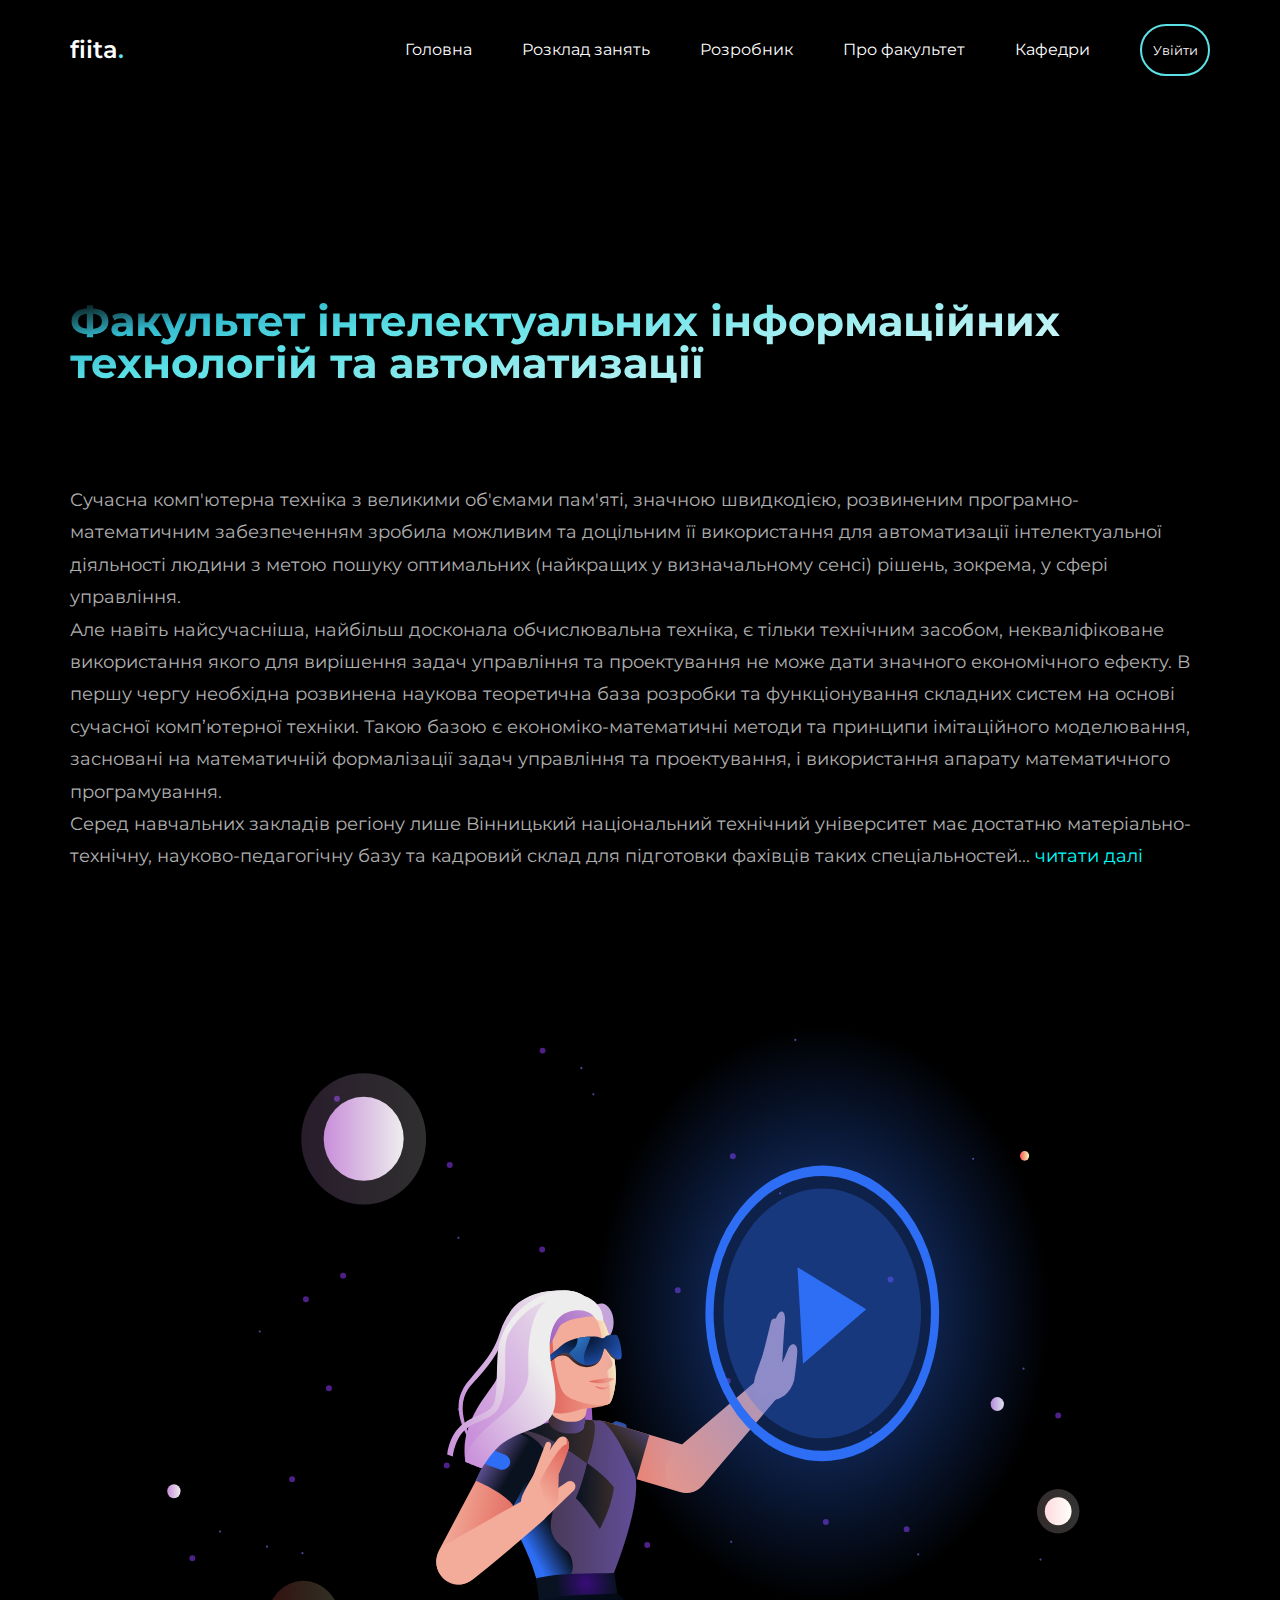
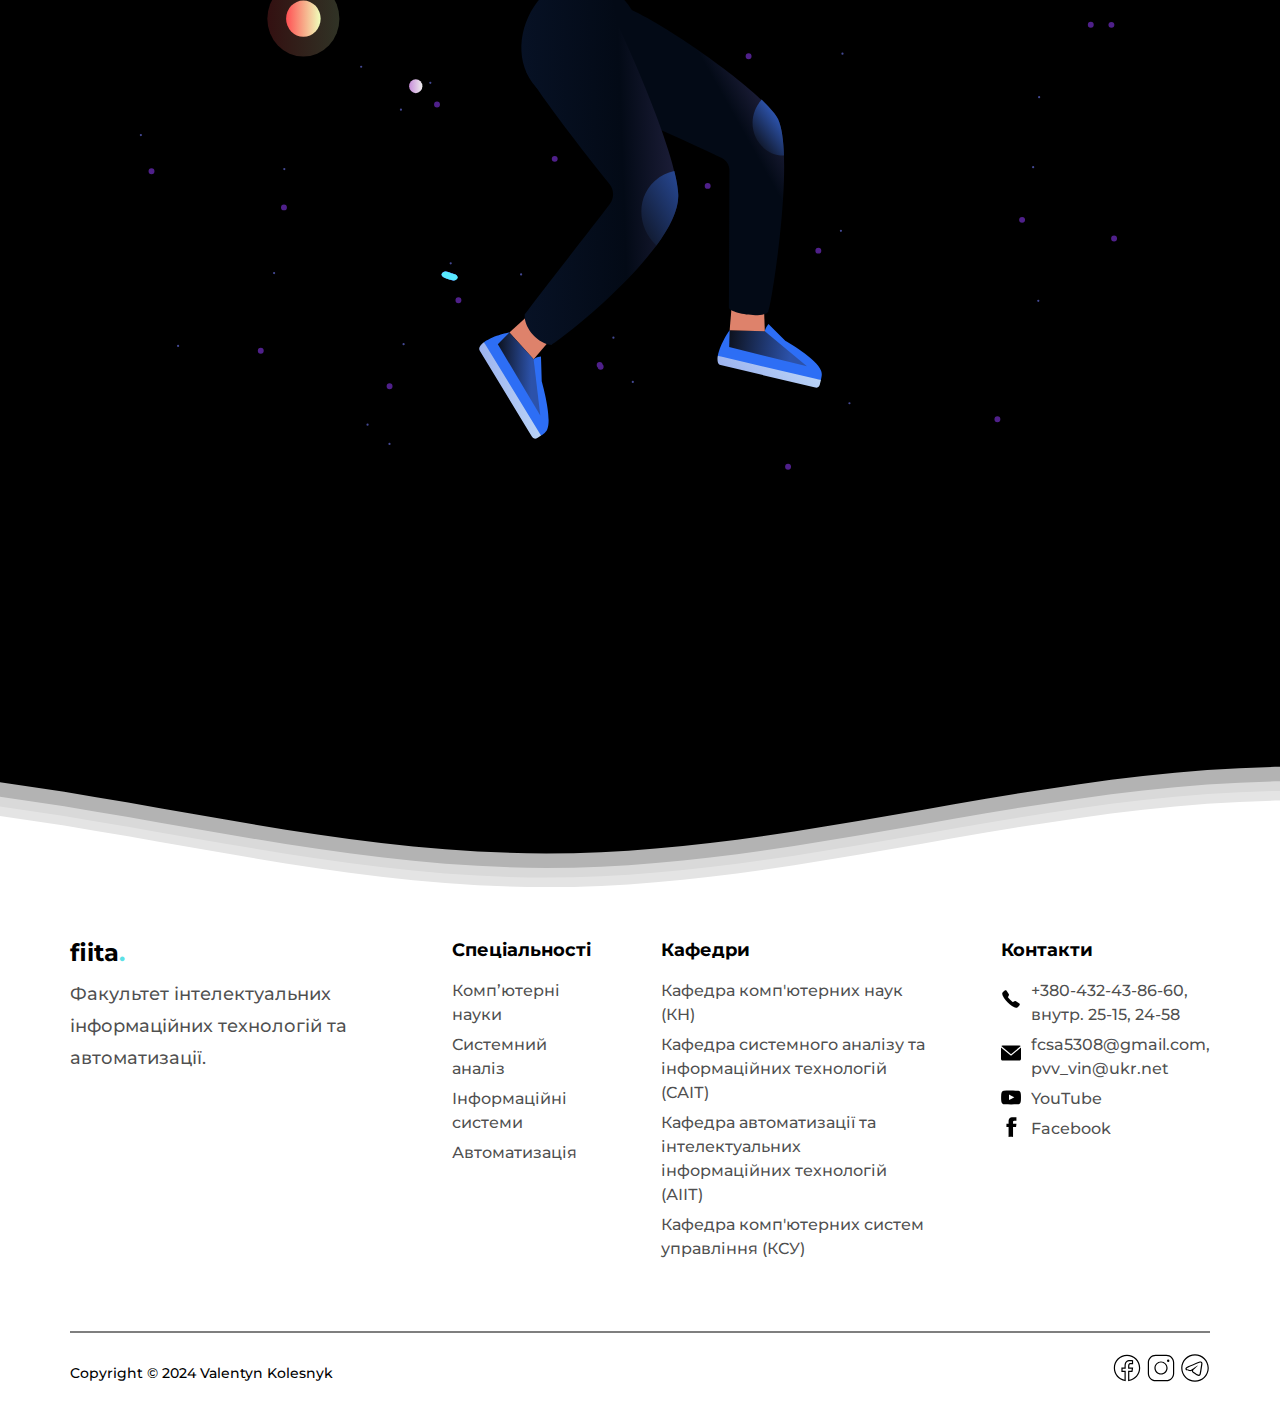
<file: about.html>
<!DOCTYPE html>
<html lang="en">
<head>
    <meta charset="UTF-8">
    <meta name="viewport" content="width=device-width, initial-scale=1.0">
    <link rel="stylesheet" href="css/style.css">
    <title>Про факультет</title>
</head>
<body>
    <div class="wrapper">
        <header class="header">
            <div class="header__container">
                <a href="index.html" class="header__logo">
                    fiita<span class="blue-dot">.</span>
                </a>
                <nav class="header__menu menu">
                    <ul class="menu-list">
                        <li class="menu-item"><a class="menu-item-link" href="index.html">Головна</a></li>
                        <li class="menu-item"><a class="menu-item-link" href="rozklad.html">Розклад занять</a></li>
                        <li class="menu-item"><a class="menu-item-link" href="student.html">Розробник</a></li>
                        <li class="menu-item"><a class="menu-item-link" href="about.html">Про факультет</a></li>
                        <li class="menu-item"><a class="menu-item-link" href="cafedri.html">Кафедри</a></li>
                        <a target="_blank" class="header__btn" href="https://fiita.vntu.edu.ua/"><button>Увійти</button></a>
                    </ul>
                </nav>
            </div>
        </header>
        <main class="main">
            <section class="main__info info">
                <div class="info__container">
                    <h2>Факультет інтелектуальних інформаційних технологій та автоматизації</h2>
                    <p>Сучасна комп'ютерна техніка з великими об'ємами пам'яті, значною швидкодією, розвиненим програмно-математичним забезпеченням зробила можливим та доцільним її використання для автоматизації інтелектуальної діяльності людини з метою пошуку оптимальних (найкращих у визначальному сенсі) рішень, зокрема, у сфері управління.</p>
                    <p>Але навіть найсучасніша, найбільш досконала обчислювальна техніка, є тільки технічним засобом, некваліфіковане використання якого для вирішення задач управління та проектування не може дати значного економічного ефекту. В першу чергу необхідна розвинена наукова теоретична база розробки та функціонування складних систем на основі сучасної комп’ютерної техніки. Такою базою є економіко-математичні методи та принципи імітаційного моделювання, засновані на математичній формалізації задач управління та проектування, і використання апарату математичного програмування.</p>
                    <p>Серед навчальних закладів регіону лише Вінницький національний технічний університет має достатню матеріально-технічну, науково-педагогічну базу та кадровий склад для підготовки фахівців таких спеціальностей... <a target="_blank" href="https://fiita.vntu.edu.ua/?id=206&mode=new_item&f=sites/206/about/index.html">читати далі</a></p>
                    <div class="info__container-img">
                        <img src="img/svg/log-in-girl.svg" alt="girl">
                    </div>
                </div>
            </section>
            
        </main>
        <div>
            <svg class="waves" xmlns="http://www.w3.org/2000/svg" xmlns:xlink="http://www.w3.org/1999/xlink" viewBox="0 24 150 28" preserveAspectRatio="none" shape-rendering="auto">
                <defs>
                    <path id="gentle-wave" d="M-160 44c30 0 58-18 88-18s 58 18 88 18 58-18 88-18 58 18 88 18 v44h-352z" />
                </defs>
                <g class="parallax">
                    <use xlink:href="#gentle-wave" x="48" y="0" fill="rgba(255,255,255,0.7" />
                    <use xlink:href="#gentle-wave" x="48" y="3" fill="rgba(255,255,255,0.5)" />
                    <use xlink:href="#gentle-wave" x="48" y="5" fill="rgba(255,255,255,0.3)" />
                    <use xlink:href="#gentle-wave" x="48" y="7" fill="#fff" />
                </g>
            </svg>
        </div>
        <footer class="footer">
            <div class="footer__container">
                <div class="footer__content-box">
                    <div class="footer__fiita">
                        <a href="index.html" class="footer__logo">
                            fiita<span class="blue-dot">.</span>
                        </a>
                        <div class="footer__subtitle">
                            <p>Факультет інтелектуальних інформаційних технологій та автоматизації.</p>
                        </div>
                    </div>
                    <div class="footer__column">
                        <div class="footer__column-title">Спеціальності</div>
                        <ul class="footer__column-list">
                            <li class="footer__column-item"><a target="_blank" class="footer__column-item-link" href="https://vntu.edu.ua/uk/information-for-enrollee/osvitnya-programa-komp-yuterni-nauki-bakalavr-1360.html">Комп’ютерні науки</a></li>
                            <li class="footer__column-item"><a target="_blank"  class="footer__column-item-link" href="https://vntu.edu.ua/uk/information-for-enrollee/osvitnya-programa-komp-yuterni-nauki-bakalavr-1360.html">Системний аналіз</a></li>
                            <li class="footer__column-item"><a target="_blank"  class="footer__column-item-link" href="https://vntu.edu.ua/uk/information-for-enrollee/osvitnya-programa-komp-yuterni-nauki-bakalavr-1360.html">Інформаційні системи</a></li>
                            <li class="footer__column-item"><a target="_blank"  class="footer__column-item-link" href="https://vntu.edu.ua/uk/information-for-enrollee/osvitnya-programa-komp-yuterni-nauki-bakalavr-1360.html">Автоматизація</a></li>
                        </ul>
                    </div>
                    <div class="footer__column">
                        <div class="footer__column-title">Кафедри</div>
                        <ul class="footer__column-list">
                            <li class="footer__column-item"><a target="_blank" class="footer__column-item-link" href="https://iq.vntu.edu.ua/departs/index.php?id=234">Кафедра комп'ютерних наук  (КН)</a></li>
                            <li class="footer__column-item"><a target="_blank" class="footer__column-item-link" href="https://sait.vntu.edu.ua/uk/">Кафедра системного аналізу та інформаційних технологій (САІТ)</a></li>
                            <li class="footer__column-item"><a target="_blank" class="footer__column-item-link" href="https://aiit.vntu.edu.ua/">Кафедра автоматизації та інтелектуальних інформаційних технологій (АІІТ)</a></li>
                            <li class="footer__column-item"><a target="_blank" class="footer__column-item-link" href="https://iq.vntu.edu.ua/departs/index.php?id=229">Кафедра комп'ютерних систем управління (КСУ)</a></li>
                        </ul>
                    </div>
                    <div class="footer__column">
                        <div class="footer__column-title">Контакти</div>
                        <ul class="footer__column-list contact">
                            <li class="footer__column-item contacts">+380-432-43-86-60, внутр. 25-15, 24-58</li>
                            <li class="footer__column-item contacts"><a target="_blank" class="footer__column-item-link" href="https://www.google.com/intl/ru/gmail/about/"> fcsa5308@gmail.com, pvv_vin@ukr.net</a></li>
                            <li class="footer__column-item contacts"><a target="_blank" class="footer__column-item-link" href="https://www.youtube.com/watch?v=e4lUoGrGV9M">YouTube</a></li>
                            <li class="footer__column-item contacts"><a target="_blank" class="footer__column-item-link" href="https://m.facebook.com/groups/644981675693993?bac=MTU3MzMwNTQzMzoxMTg0MzYyMjg4NDIyNTkzOjExODQzNjIyODg0MjI1OTMsMCwwOjIwOkt3PT0%3D&multi_permalinks">Facebook</a></li>
                        </ul>
                    </div>
                   
                </div>
                <div class="footer__copyright">
                    <span>Copyright © 2024 Valentyn Kolesnyk</span>
                    <div class="footer__icon">
                        <a target="_blank" href="https://www.facebook.com/"><img src="img/svg/icons8-facebook.svg" alt="facebook"></a>
                        <a target="_blank" href="https://www.instagram.com/"><img src="img/svg/icons8-insta.svg" alt="instagram"></a>
                        <a target="_blank" href="https://t.me/ldwba7139"><img src="img/svg/icons8-telegram.svg" alt="telegram"></a>
                    </div>
                </div>
            </div>
        </footer>
    </div>
</body>
</html>
</file>
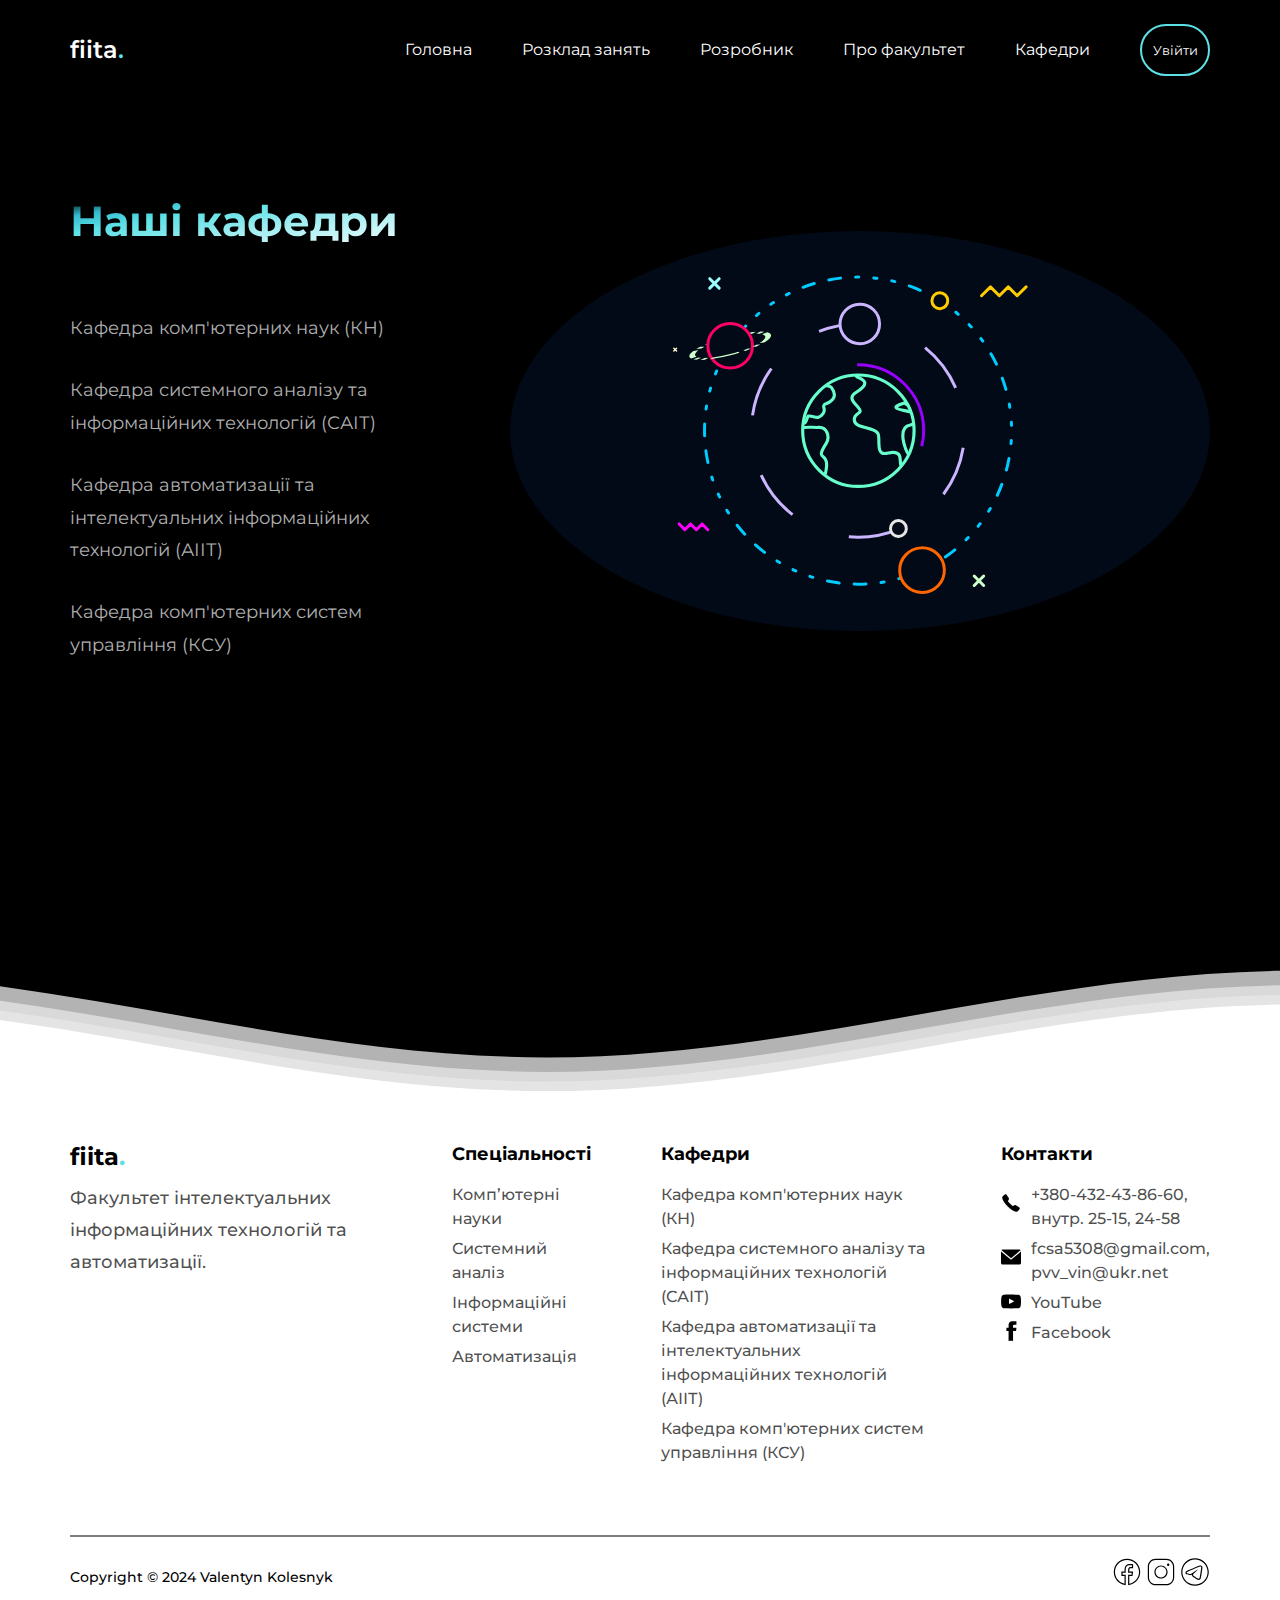
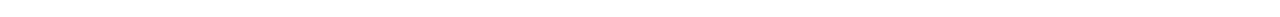
<file: cafedri.html>
<!DOCTYPE html>
<html lang="en">
<head>
    <meta charset="UTF-8">
    <meta name="viewport" content="width=device-width, initial-scale=1.0">
    <link rel="stylesheet" href="css/style.css">
    <title>Кафедри</title>
</head>
<body>
    <div class="wrapper">
        <header class="header">
            <div class="header__container">
                <a href="index.html" class="header__logo">
                    fiita<span class="blue-dot">.</span>
                </a>
                <nav class="header__menu menu">
                    <ul class="menu-list">
                        <li class="menu-item"><a class="menu-item-link" href="index.html">Головна</a></li>
                        <li class="menu-item"><a class="menu-item-link" href="rozklad.html">Розклад занять</a></li>
                        <li class="menu-item"><a class="menu-item-link" href="student.html">Розробник</a></li>
                        <li class="menu-item"><a class="menu-item-link" href="about.html">Про факультет</a></li>
                        <li class="menu-item"><a class="menu-item-link" href="cafedri.html">Кафедри</a></li>
                        <a target="_blank" class="header__btn" href="https://fiita.vntu.edu.ua/"><button>Увійти</button></a>
                    </ul>
                </nav>
            </div>
        </header>
        <main class="main">
            <section class="main__cafedri cafedri">
                <div class="cafedri__container">
                    <div class="cafedri-content-box">
                        <h1>Наші кафедри</h1>
                        <ul class="cafedri__list">
                            <li class="cafedri-item"><a target="_blank" class="cafedri-link" href="https://iq.vntu.edu.ua/departs/index.php?id=234">Кафедра комп'ютерних наук  (КН)</a></li>
                            <li class="cafedri-item"><a target="_blank" class="cafedri-link" href="https://iq.vntu.edu.ua/departs/index.php?id=234">Кафедра системного аналізу та інформаційних технологій (САІТ)</a></li>
                            <li class="cafedri-item"><a target="_blank" class="cafedri-link" href="https://iq.vntu.edu.ua/departs/index.php?id=234">Кафедра автоматизації та інтелектуальних інформаційних технологій (АІІТ)</a></li>
                            <li class="cafedri-item"><a target="_blank" class="cafedri-link" href="https://iq.vntu.edu.ua/departs/index.php?id=234">Кафедра комп'ютерних систем управління (КСУ)</a></li>
                        </ul>
                    </div>
                    <div class="cafedri-img">
                        <img src="img/svg/solar-system-animation.svg" alt="">
                    </div>
                </div>
            </section>
            
        </main>
        <div>
            <svg class="waves" xmlns="http://www.w3.org/2000/svg" xmlns:xlink="http://www.w3.org/1999/xlink" viewBox="0 24 150 28" preserveAspectRatio="none" shape-rendering="auto">
                <defs>
                    <path id="gentle-wave" d="M-160 44c30 0 58-18 88-18s 58 18 88 18 58-18 88-18 58 18 88 18 v44h-352z" />
                </defs>
                <g class="parallax">
                    <use xlink:href="#gentle-wave" x="48" y="0" fill="rgba(255,255,255,0.7" />
                    <use xlink:href="#gentle-wave" x="48" y="3" fill="rgba(255,255,255,0.5)" />
                    <use xlink:href="#gentle-wave" x="48" y="5" fill="rgba(255,255,255,0.3)" />
                    <use xlink:href="#gentle-wave" x="48" y="7" fill="#fff" />
                </g>
            </svg>
        </div>
        <footer class="footer">
            <div class="footer__container">
                <div class="footer__content-box">
                    <div class="footer__fiita">
                        <a href="index.html" class="footer__logo">
                            fiita<span class="blue-dot">.</span>
                        </a>
                        <div class="footer__subtitle">
                            <p>Факультет інтелектуальних інформаційних технологій та автоматизації.</p>
                        </div>
                    </div>
                    <div class="footer__column">
                        <div class="footer__column-title">Спеціальності</div>
                        <ul class="footer__column-list">
                            <li class="footer__column-item"><a target="_blank" class="footer__column-item-link" href="https://vntu.edu.ua/uk/information-for-enrollee/osvitnya-programa-komp-yuterni-nauki-bakalavr-1360.html">Комп’ютерні науки</a></li>
                            <li class="footer__column-item"><a target="_blank"  class="footer__column-item-link" href="https://vntu.edu.ua/uk/information-for-enrollee/osvitnya-programa-komp-yuterni-nauki-bakalavr-1360.html">Системний аналіз</a></li>
                            <li class="footer__column-item"><a target="_blank"  class="footer__column-item-link" href="https://vntu.edu.ua/uk/information-for-enrollee/osvitnya-programa-komp-yuterni-nauki-bakalavr-1360.html">Інформаційні системи</a></li>
                            <li class="footer__column-item"><a target="_blank"  class="footer__column-item-link" href="https://vntu.edu.ua/uk/information-for-enrollee/osvitnya-programa-komp-yuterni-nauki-bakalavr-1360.html">Автоматизація</a></li>
                        </ul>
                    </div>
                    <div class="footer__column">
                        <div class="footer__column-title">Кафедри</div>
                        <ul class="footer__column-list">
                            <li class="footer__column-item"><a target="_blank" class="footer__column-item-link" href="https://iq.vntu.edu.ua/departs/index.php?id=234">Кафедра комп'ютерних наук  (КН)</a></li>
                            <li class="footer__column-item"><a target="_blank" class="footer__column-item-link" href="https://sait.vntu.edu.ua/uk/">Кафедра системного аналізу та інформаційних технологій (САІТ)</a></li>
                            <li class="footer__column-item"><a target="_blank" class="footer__column-item-link" href="https://aiit.vntu.edu.ua/">Кафедра автоматизації та інтелектуальних інформаційних технологій (АІІТ)</a></li>
                            <li class="footer__column-item"><a target="_blank" class="footer__column-item-link" href="https://iq.vntu.edu.ua/departs/index.php?id=229">Кафедра комп'ютерних систем управління (КСУ)</a></li>
                        </ul>
                    </div>
                    <div class="footer__column">
                        <div class="footer__column-title">Контакти</div>
                        <ul class="footer__column-list contact">
                            <li class="footer__column-item contacts">+380-432-43-86-60, внутр. 25-15, 24-58</li>
                            <li class="footer__column-item contacts"><a target="_blank" class="footer__column-item-link" href="https://www.google.com/intl/ru/gmail/about/"> fcsa5308@gmail.com, pvv_vin@ukr.net</a></li>
                            <li class="footer__column-item contacts"><a target="_blank" class="footer__column-item-link" href="https://www.youtube.com/watch?v=e4lUoGrGV9M">YouTube</a></li>
                            <li class="footer__column-item contacts"><a target="_blank" class="footer__column-item-link" href="https://m.facebook.com/groups/644981675693993?bac=MTU3MzMwNTQzMzoxMTg0MzYyMjg4NDIyNTkzOjExODQzNjIyODg0MjI1OTMsMCwwOjIwOkt3PT0%3D&multi_permalinks">Facebook</a></li>
                        </ul>
                    </div>                  
                </div>
                <div class="footer__copyright">
                    <span>Copyright © 2024 Valentyn Kolesnyk</span>
                    <div class="footer__icon">
                        <a target="_blank" href="https://www.facebook.com/"><img src="img/svg/icons8-facebook.svg" alt="facebook"></a>
                        <a target="_blank" href="https://www.instagram.com/"><img src="img/svg/icons8-insta.svg" alt="instagram"></a>
                        <a target="_blank" href="https://t.me/ldwba7139"><img src="img/svg/icons8-telegram.svg" alt="telegram"></a>
                    </div>
                </div>
            </div>
        </footer>
    </div>
</body>
</html>
</file>
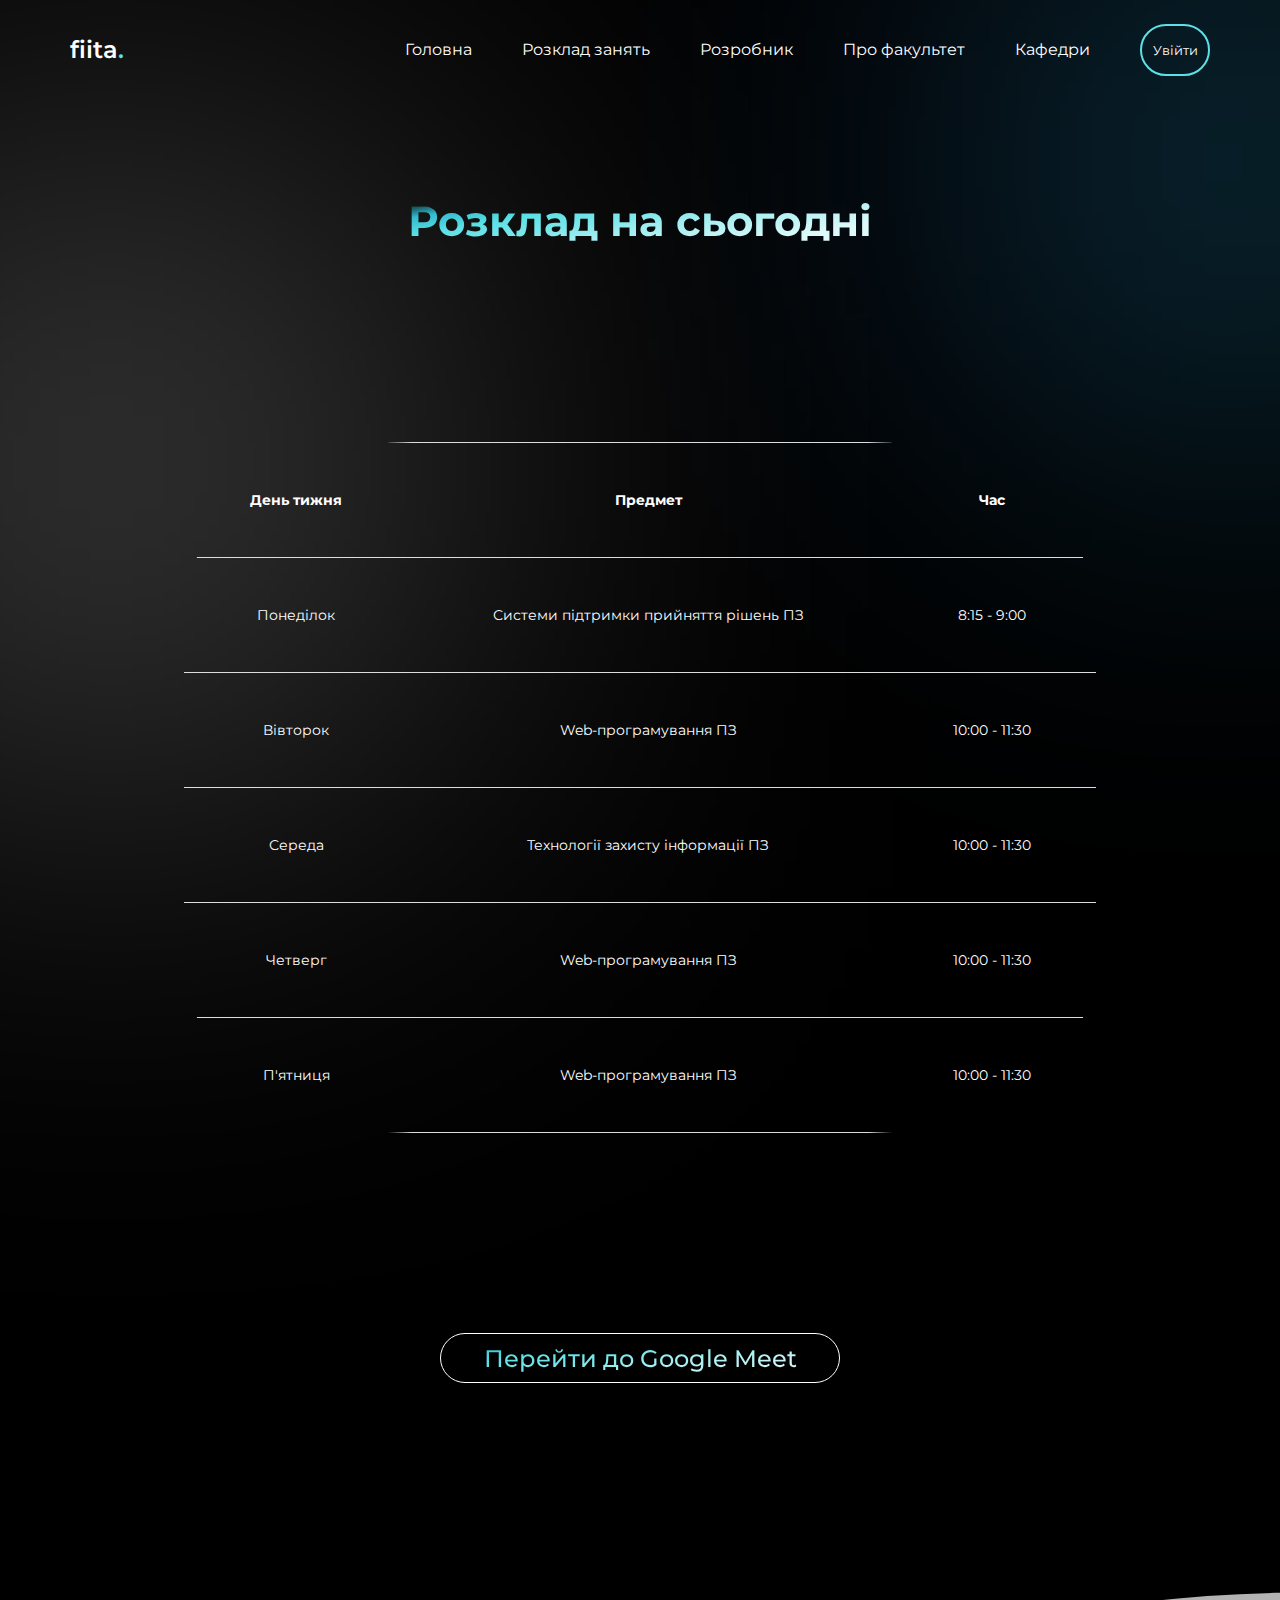
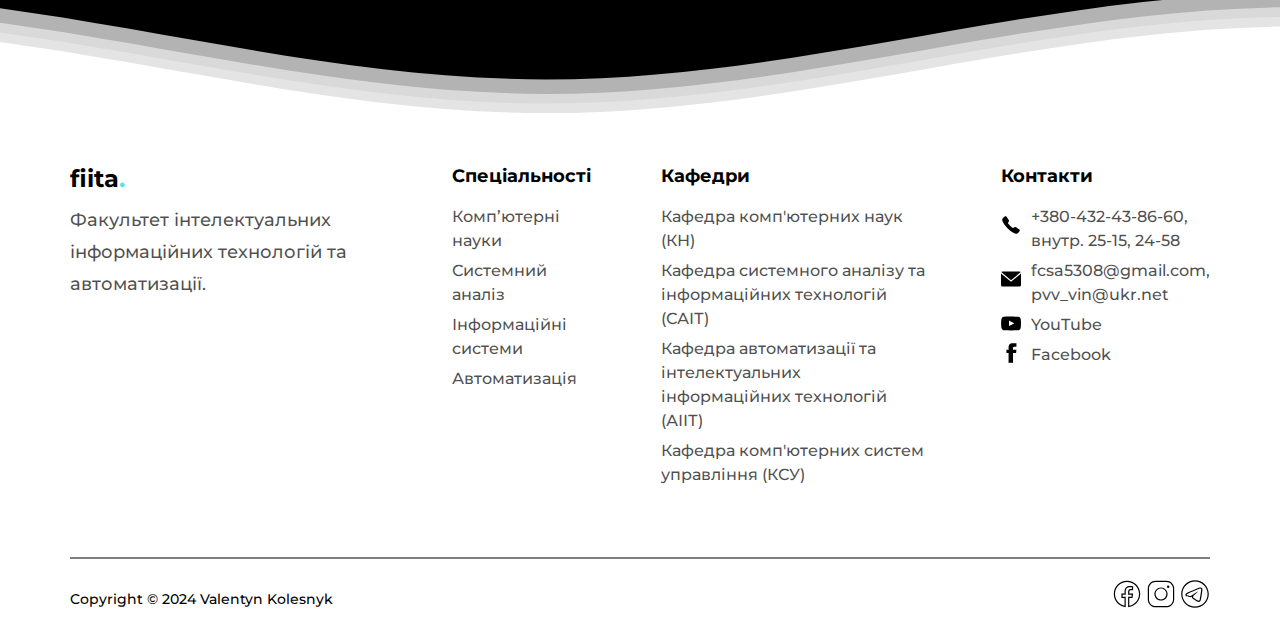
<file: rozklad.html>
<!DOCTYPE html>
<html lang="en">
<head>
    <meta charset="UTF-8">
    <meta name="viewport" content="width=device-width, initial-scale=1.0">
    <link rel="stylesheet" href="css/style.css">
    <title>Розклад</title>
</head>
<body>
    <div class="wrapper">
        <header class="header">
            <div class="header__container">
                <a href="index.html" class="header__logo">
                    fiita<span class="blue-dot">.</span>
                </a>
                <nav class="header__menu menu">
                    <ul class="menu-list">
                       <li class="menu-item"><a class="menu-item-link" href="index.html">Головна</a></li>
                        <li class="menu-item"><a class="menu-item-link" href="rozklad.html">Розклад занять</a></li>
                        <li class="menu-item"><a class="menu-item-link" href="student.html">Розробник</a></li>
                        <li class="menu-item"><a class="menu-item-link" href="about.html">Про факультет</a></li>
                        <li class="menu-item"><a class="menu-item-link" href="cafedri.html">Кафедри</a></li>
                        <a target="_blank" class="header__btn" href="https://fiita.vntu.edu.ua/"><button>Увійти</button></a>
                    </ul>
                </nav>
            </div>
        </header>
        <main class="main">
            <section class="main__baner baner">
                <div class="banner__container">
                    <img class="eclipse-left" src="img/svg/Ellipse left.svg" alt="">
                    <div class="technology-info-shadow"></div>
                </div>
            </section>
            <section class="main__rozklad rozklad">
                <div class="rozklad__container">
                    <h1>Розклад на сьогодні</h1>
                    <table>
                        <thead>
                            <tr>
                                <th>День тижня</th>
                                <th>Предмет</th>
                                <th>Час</th>
                            </tr>
                        </thead>
                        <tbody>
                            <tr>
                                <td>Понеділок</td>
                                <td>Системи підтримки прийняття рішень <span>ПЗ</span></td>
                                <td>8:15 - 9:00</td>
                            </tr>
                            <tr>
                                <td>Вівторок</td>
                                <td>Web-програмування <span>ПЗ</span></td>
                                <td>10:00 - 11:30</td>
                            </tr>
                            <tr>
                                <td>Середа</td>
                                <td>Технології захисту інформації <span>ПЗ</span></td>
                                <td>10:00 - 11:30</td>
                            </tr>
                            <tr>
                                <td>Четверг</td>
                                <td>Web-програмування <span>ПЗ</span></td>
                                <td>10:00 - 11:30</td>
                            </tr>
                            <tr>
                                <td>П'ятниця</td>
                                <td>Web-програмування <span>ПЗ</span></td>
                                <td>10:00 - 11:30</td>
                            </tr>
                        </tbody>
                    </table>
                    <button class="rozklad-btn">Перейти до Google Meet</button>
                </div>
            </section>
        </main>
        <div>
            <svg class="waves" xmlns="http://www.w3.org/2000/svg" xmlns:xlink="http://www.w3.org/1999/xlink" viewBox="0 24 150 28" preserveAspectRatio="none" shape-rendering="auto">
                <defs>
                    <path id="gentle-wave" d="M-160 44c30 0 58-18 88-18s 58 18 88 18 58-18 88-18 58 18 88 18 v44h-352z" />
                </defs>
                <g class="parallax">
                    <use xlink:href="#gentle-wave" x="48" y="0" fill="rgba(255,255,255,0.7" />
                    <use xlink:href="#gentle-wave" x="48" y="3" fill="rgba(255,255,255,0.5)" />
                    <use xlink:href="#gentle-wave" x="48" y="5" fill="rgba(255,255,255,0.3)" />
                    <use xlink:href="#gentle-wave" x="48" y="7" fill="#fff" />
                </g>
            </svg>
        </div>
        <footer class="footer">
            <div class="footer__container">
                <div class="footer__content-box">
                    <div class="footer__fiita">
                        <a href="index.html" class="footer__logo">
                            fiita<span class="blue-dot">.</span>
                        </a>
                        <div class="footer__subtitle">
                            <p>Факультет інтелектуальних інформаційних технологій та автоматизації.</p>
                        </div>
                    </div>
                    <div class="footer__column">
                        <div class="footer__column-title">Спеціальності</div>
                        <ul class="footer__column-list">
                            <li class="footer__column-item"><a target="_blank" class="footer__column-item-link" href="https://vntu.edu.ua/uk/information-for-enrollee/osvitnya-programa-komp-yuterni-nauki-bakalavr-1360.html">Комп’ютерні науки</a></li>
                            <li class="footer__column-item"><a target="_blank"  class="footer__column-item-link" href="https://vntu.edu.ua/uk/information-for-enrollee/osvitnya-programa-komp-yuterni-nauki-bakalavr-1360.html">Системний аналіз</a></li>
                            <li class="footer__column-item"><a target="_blank"  class="footer__column-item-link" href="https://vntu.edu.ua/uk/information-for-enrollee/osvitnya-programa-komp-yuterni-nauki-bakalavr-1360.html">Інформаційні системи</a></li>
                            <li class="footer__column-item"><a target="_blank"  class="footer__column-item-link" href="https://vntu.edu.ua/uk/information-for-enrollee/osvitnya-programa-komp-yuterni-nauki-bakalavr-1360.html">Автоматизація</a></li>
                        </ul>
                    </div>
                    <div class="footer__column">
                        <div class="footer__column-title">Кафедри</div>
                        <ul class="footer__column-list">
                            <li class="footer__column-item"><a target="_blank" class="footer__column-item-link" href="https://iq.vntu.edu.ua/departs/index.php?id=234">Кафедра комп'ютерних наук  (КН)</a></li>
                            <li class="footer__column-item"><a target="_blank" class="footer__column-item-link" href="https://sait.vntu.edu.ua/uk/">Кафедра системного аналізу та інформаційних технологій (САІТ)</a></li>
                            <li class="footer__column-item"><a target="_blank" class="footer__column-item-link" href="https://aiit.vntu.edu.ua/">Кафедра автоматизації та інтелектуальних інформаційних технологій (АІІТ)</a></li>
                            <li class="footer__column-item"><a target="_blank" class="footer__column-item-link" href="https://iq.vntu.edu.ua/departs/index.php?id=229">Кафедра комп'ютерних систем управління (КСУ)</a></li>
                        </ul>
                    </div>
                    <div class="footer__column">
                        <div class="footer__column-title">Контакти</div>
                        <ul class="footer__column-list contact">
                            <li class="footer__column-item contacts">+380-432-43-86-60, внутр. 25-15, 24-58</li>
                            <li class="footer__column-item contacts"><a target="_blank" class="footer__column-item-link" href="https://www.google.com/intl/ru/gmail/about/"> fcsa5308@gmail.com, pvv_vin@ukr.net</a></li>
                            <li class="footer__column-item contacts"><a target="_blank" class="footer__column-item-link" href="https://www.youtube.com/watch?v=e4lUoGrGV9M">YouTube</a></li>
                            <li class="footer__column-item contacts"><a target="_blank" class="footer__column-item-link" href="https://m.facebook.com/groups/644981675693993?bac=MTU3MzMwNTQzMzoxMTg0MzYyMjg4NDIyNTkzOjExODQzNjIyODg0MjI1OTMsMCwwOjIwOkt3PT0%3D&multi_permalinks">Facebook</a></li>
                        </ul>
                    </div>
                   
                </div>
                <div class="footer__copyright">
                    <span>Copyright © 2024 Valentyn Kolesnyk</span>
                    <div class="footer__icon">
                        <a target="_blank" href="https://www.facebook.com/"><img src="img/svg/icons8-facebook.svg" alt="facebook"></a>
                        <a target="_blank" href="https://www.instagram.com/"><img src="img/svg/icons8-insta.svg" alt="instagram"></a>
                        <a target="_blank" href="https://t.me/ldwba7139"><img src="img/svg/icons8-telegram.svg" alt="telegram"></a>
                    </div>
                </div>
            </div>
        </footer>
    </div>
</body>
</html>
</file>
<file: css/style.css>
@import url("https://fonts.googleapis.com/css2?family=Montserrat:ital,wght@0,100..900;1,100..900&display=swap");
* {
  padding: 0;
  margin: 0;
  border: 0;
}

*, *:before, *:after {
  -webkit-box-sizing: border-box;
  box-sizing: border-box;
}

:focus, :active {
  outline: none;
}

a:focus, a:active {
  outline: none;
}

nav, footer, header, aside {
  display: block;
}

html, body {
  height: 100%;
  width: 100%;
  font-size: 100%;
  line-height: 1;
  font-size: 14px;
  -ms-text-size-adjust: 100%;
  -moz-text-size-adjust: 100%;
  -webkit-text-size-adjust: 100%;
}

input, button, textarea {
  font-family: inherit;
}

input::-ms-clear {
  display: none;
}

button {
  cursor: pointer;
}

button::-moz-focus-inner {
  padding: 0;
  border: 0;
}

a, a:visited {
  text-decoration: none;
}

a:hover {
  text-decoration: none;
}

ul li {
  list-style: none;
}

img {
  vertical-align: top;
}

a {
  color: inherit;
}

h1, h2, h3, h4, h5, h6 {
  font-size: inherit;
  font-weight: 400;
}

/* ---------------------------------------- */



[class*='__container']{
  margin: 0 auto;
  max-width: 1170px;
  padding: 0px 15px;
}

body{
  height: 100%;
  min-width: 1170px;
  font-family: Montserrat;
  background-color: black;
}

.wrapper {
  display: flex;
  flex-direction: column;
  min-height: 100%;
  overflow: hidden;

}
.header {

  padding: 24px 0px;
}
.header__container {
  display: flex;
  justify-content: space-between;

}
.header__logo {
  color:white;
  display: flex;
  align-items:center;
  font-size: 24px;
  font-weight: 600;
  line-height: 130%;
  letter-spacing: 0%;
  text-align: left;
}
.header__logo span{
  color:rgb(92, 225, 230);
}
.header__menu {}
.menu {
  display: flex;
  align-items: center;
}
.menu-list {
  display: flex;
  gap: 50px;
}
.menu-item {
}
.menu-item-link {
  color: rgb(255, 255, 255);
  font-size: 16px;
  line-height: 52px;
}

.menu-item-link:hover{
  text-decoration: underline;
}
.header__btn button{
  width: 70px;
  height: 52px;
  background-color:rgba(255, 255, 255, 0);
  border: 2px solid rgb(92, 225, 230);
  border-radius: 50px;
  color:white;
  transition: all 0.6s ease-in-out;
}
.header__btn button:hover{
  border: 2px solid rgb(255, 255, 255);
}

/* --------------------------------MAIN--------------------------- */


.main {
  flex: 1 1 auto;
}
.main__baner {
}
.baner {
}
.banner__container {
  display: flex;
  position: relative;
}

.eclipse-left{
  position: absolute;
  width: 312px;
  height: 324px;
  left: -100px;
  z-index: -3;
  top: 200px;

  filter: blur(300px);
  background: rgb(255, 255, 255);
 
  
}
.banner__fiita {
  padding-top: 130px;
}
.fiita__student {
  display: flex;
  justify-content: center;
  align-items:center;
  width: 408px;
  height: 40px;
  border-radius: 10px;
  background: linear-gradient(135.00deg, rgb(39, 39, 39) 0%,rgb(17, 16, 29) 100%);
}
.fiita__student span{
  color: rgba(255, 255, 255, 0.6);
  font-size: 15px;

}
.fiita__main-title {
  position: relative;
}
.fiita__title {
  color:#ffff;
  color: rgb(255, 255, 255);
  font-size: 72px;
  font-weight: 600;
  line-height: 140%;
  letter-spacing: 1%;
  text-align: left;
}

.fiita__title span{
  font-weight: 700;
  background:#000000;background-color: #000000;background-image: linear-gradient(-10deg, rgba(222, 249, 250, 1) 15%, rgba(190, 243, 245, 1) 30%, rgba(157, 237, 240, 1) 45%, rgba(125, 231, 235, 1) 55%, rgba(92, 225, 230, 1) 70%, rgba(51, 187, 207, 1) 85%, rgba(0, 0, 0, 1) 100%);background-size: 100%;background-repeat: repeat;-webkit-background-clip: text;-webkit-text-fill-color: transparent; -moz-background-clip: text;-moz-text-fill-color: transparent;
} 
.fiita-btn {
  display: flex;
  align-items:center;
  justify-content: center;
  color: white;
  position: absolute;
  width: 130px;
  height: 130px;
  left: 470px;
  top: 12px;
  border-radius: 100px;
  border: 3px solid rgb(92, 225, 230);
  transition: all 0.6s ease-in-out;
}

.fiita-btn:hover{
  border: 3px solid rgb(255, 255, 255);
}

.fiita-btn span{
  font-size: 16px;
  font-weight: 700;
  line-height: 130%;
  width: 84px;
  height: 54px;
  background:#000000;background-color: #000000;background-image: linear-gradient(-10deg, rgba(222, 249, 250, 1) 15%, rgba(190, 243, 245, 1) 30%, rgba(157, 237, 240, 1) 45%, rgba(125, 231, 235, 1) 55%, rgba(92, 225, 230, 1) 70%, rgba(51, 187, 207, 1) 85%, rgba(0, 0, 0, 1) 100%);background-size: 100%;background-repeat: repeat;-webkit-background-clip: text;-webkit-text-fill-color: transparent; -moz-background-clip: text;-moz-text-fill-color: transparent;

}

.fiita-btn span::after{
  content: '';
  position: absolute;
  top: 35px;
  right: 20px;
  display: inline-block;
  background: url(../img/svg/arrowupbanner.svg);
  width: 20px;
  height: 20px;
  
}

.fiita__subtitle {
  color: rgba(255, 255, 255, 0.7);
  
  font-size: 18px;
  line-height: 170%;
}
.banner__images {
  position: relative;
  width: 594px;
  height: 767px;
  z-index: -3;
}

.image-shadow {
  position: absolute;
  z-index: -1;
  top: -100px;
 
}

.image-shadow2{
  position: absolute;
  width: 312px;
  height: 324px;
  left: 700px;
  z-index: -3;
  top: 200px;

  filter: blur(300px);
  background: rgb(255, 255, 255);
}
.image-hand {
  position: absolute;
  top: 220px;
  left: 117px;
  z-index: -1;
}


.image-fit{
  position: absolute;
  left: 320px;
  top: 270px;
  z-index: 1;
}



.image-circle1{
  position: absolute;
  left: 200px;
  top: 127px;
  z-index: 1;
}

.image-circle2{
  position: absolute;
  width: 32px;
  height: 32px;
  left: 230px;
  top: 420px;
  z-index: 1;
}


.image-circle3{
  position: absolute;
  width: 60px;
  height: 60px;
  left: 500px;
  top: 360px;
  z-index: 1;
}

.main__mini-info {
}
.mini-info {
  padding: 50px 0px;
}
.mini-info__container {
  display: flex;
  justify-content: space-between;
}
.mini-info-col {
  display: flex;
  align-items:center;
  gap: 20px;
  width: 300px;
  height: 50px;
}

.mini-info-col p{
  color:#ffff;
}
.mini-info-col span{
  background:#000000;background-color: #000000;background-image: linear-gradient(-10deg, rgba(222, 249, 250, 1) 15%, rgba(190, 243, 245, 1) 30%, rgba(157, 237, 240, 1) 45%, rgba(125, 231, 235, 1) 55%, rgba(92, 225, 230, 1) 70%, rgba(51, 187, 207, 1) 85%, rgba(0, 0, 0, 1) 100%);background-size: 100%;background-repeat: repeat;-webkit-background-clip: text;-webkit-text-fill-color: transparent; -moz-background-clip: text;-moz-text-fill-color: transparent;
  font-weight: 700;
  font-size: 24px;
}




.main__technology-info {
}
.technology-info {
  padding: 200px 0px;
}
.technology-info__container {
  display: flex;
  position: relative;
  justify-content: space-evenly;

}

.technology-info-shadow{
  position: absolute;
  z-index: -21;
  width: 312px;
  height: 324px;
  left: 1000px;
  top: -100px;
  filter: blur(250px);
  background: linear-gradient(90.00deg, rgb(26, 41, 128),rgb(38, 208, 206) 100%);
}
.technology-info-title {
  color:#ffff;
  color: rgb(255, 255, 255);
  font-size: 48px;
  font-weight: 600;
  line-height: 170%;
  letter-spacing: 0%;
  text-align: left;
}
.technology-info-subtitle {
  color: rgba(255, 255, 255, 0.7);
  width: 450px;
  font-size: 18px;
  font-weight: 400;
  line-height: 180%;
  letter-spacing: 1%;
  text-align: left;
}

.blue-dot{color:rgb(92, 225, 230);}



.main__technology {
}
.technology {
  padding-bottom: 200px;
}
.technology__container {
  display: grid;
  gap: 50px;
  grid-template-rows: auto;
  grid-template-columns: repeat(4,1fr);
  position: relative;
 
}
.technology__card {
}
.card {
  display: flex;
  flex-direction: column;
  align-items:center;
  border-radius: 20px;
  gap: 40px;
  padding: 20px;
  transition-duration: 0.7s;
}

.card:hover{
  backdrop-filter: blur(600px);
  background:rgba(255, 255, 255, 0.05);
  transform: scale(1.1);
}

.card img{
  width: 96px;
  height: 96px;

}
.card-info {
}
.card__title {
  background:#000000;background-color: #000000;background-image: linear-gradient(-10deg, rgba(222, 249, 250, 1) 15%, rgba(190, 243, 245, 1) 30%, rgba(157, 237, 240, 1) 45%, rgba(125, 231, 235, 1) 55%, rgba(92, 225, 230, 1) 70%, rgba(51, 187, 207, 1) 85%, rgba(0, 0, 0, 1) 100%);background-size: 100%;background-repeat: repeat;-webkit-background-clip: text;-webkit-text-fill-color: transparent; -moz-background-clip: text;-moz-text-fill-color: transparent;
  font-size: 20px;
  font-weight: 600;
  line-height: 160%;
  letter-spacing: 1%;
  text-align: left;
}
.card__subtitle {
  
  color: rgb(255, 255, 255, 0.6);
  font-size: 16px;
  font-weight: 400;
  line-height: 180%;
  letter-spacing: 2%;
  text-align: left;
}

.technology-shadow{
  position: absolute;
  z-index: -231;
  width: 312px;
  height: 324px;
  left: -250px;
  top: 420px;
  filter: blur(250px);
  background: linear-gradient(90.00deg, rgb(26, 41, 128),rgb(38, 208, 206) 100%);
}

.inner-header {
  height:65vh;
  width:100%;
  margin: 0;
  padding: 0;
}

.flex { /*Flexbox for containers*/
  display: flex;
  justify-content: center;
  align-items: center;
  text-align: center;
}

.waves {
  position:relative;
  width: 100%;
  height:15vh;
  margin-bottom:-7px; /*Fix for safari gap*/
  min-height:100px;
  max-height:150px;
}

.content {
  position:relative;
  height:20vh;
  text-align:center;
  background-color: white;
}

/* Animation */

.parallax > use {
  animation: move-forever 25s cubic-bezier(.55,.5,.45,.5)     infinite;
}
.parallax > use:nth-child(1) {
  animation-delay: -2s;
  animation-duration: 7s;
}
.parallax > use:nth-child(2) {
  animation-delay: -3s;
  animation-duration: 10s;
}
.parallax > use:nth-child(3) {
  animation-delay: -4s;
  animation-duration: 13s;
}
.parallax > use:nth-child(4) {
  animation-delay: -5s;
  animation-duration: 20s;
}
@keyframes move-forever {
  0% {
   transform: translate3d(-90px,0,0);
  }
  100% { 
    transform: translate3d(85px,0,0);
  }
}



.footer {
  padding: 50px 0px 20px 0px;
  background-color: white;
}
.footer__container {
 
}

.footer__content-box{
  display: flex;
  padding-bottom: 70px;
  gap: 70px;

}

.footer__logo{
  display: flex;
  align-items:center;
  font-size: 24px;
  font-weight: 700;
  line-height: 130%;
  letter-spacing: 0%;
  text-align: left;
}
.footer__fiita {
  width: 350;
  height: 180px;
  display: flex;
  flex-direction: column;
  gap: 10px;
}
.footer__subtitle {
  font-weight: 500;
  width: 312px;
  height: 64px;
  color: rgba(0, 0, 0, 0.7);
  font-size: 18px;
  line-height: 32px;
  text-align: left;
}
.footer__column {
  
  
}
.footer__column-title {
 margin-bottom: 15px;
  color: rgb(0, 0, 0);
  font-size: 18px;
  font-weight: 700;
  line-height: 150%;
}
.footer__column-list {
  display: flex;
  flex-direction: column;
  gap: 6px;
}
.footer__column-item {
  color: rgba(0, 0, 0, 0.7);
  font-size: 16px;
  line-height: 150%;
  font-weight: 500;
}

.footer__column-item-link {
  color: rgba(0, 0, 0, 0.7);
  font-size: 16px;
  line-height: 150%;
  font-weight: 500;
}

.footer__column-item-link:hover{
  text-decoration: underline;
}
.footer__copyright {
  display: flex;
  padding-top: 20px;
  border-top: 2px solid rgba(0, 0, 0, 0.5);
  justify-content: space-between;
  font-weight: 500;
}

.footer__copyright span{
  line-height: 40px;
}
.footer__icon {
  
}
.footer__icon img{
  transition: all 0.6s ease-in-out;
}
.footer__icon img:hover{
  transform: scale(1.1);
}



.main__rozklad {
}
.rozklad {
  padding: 100px 0px 200px 0px;

}
.rozklad__container {
  display: flex;
  flex-direction: column;
  justify-content: center;
  align-items:center;
  text-align: center;
  gap: 200px;
}

.rozklad__container h1{
  font-weight: 700;
  font-size: 42px;
  background:#000000;background-color: #000000;background-image: linear-gradient(-10deg, rgba(222, 249, 250, 1) 15%, rgba(190, 243, 245, 1) 30%, rgba(157, 237, 240, 1) 45%, rgba(125, 231, 235, 1) 55%, rgba(92, 225, 230, 1) 70%, rgba(51, 187, 207, 1) 85%, rgba(0, 0, 0, 1) 100%);background-size: 100%;background-repeat: repeat;-webkit-background-clip: text;-webkit-text-fill-color: transparent; -moz-background-clip: text;-moz-text-fill-color: transparent;
}
table {
 
  width: 80%;
  border-collapse: collapse;
  border-radius: 25%;
  overflow: hidden;
}

th, td {
  color: #fff;
  padding:50px;
  border-bottom: 1px solid #ddd;
}

th {
  border-top: 1px solid #ddd;
  color: #fff;
}

tr:hover {
  background-color: #f5f5f54d;
}

.rozklad-btn{
  width: 400px;
  height: 50px;
  font-size: 24px;
  font-weight: 500;
  border: 1px solid white;
  border-radius: 50px;
  background:#000000;background-color: #000000;background-image: linear-gradient(-10deg, rgba(222, 249, 250, 1) 15%, rgba(190, 243, 245, 1) 30%, rgba(157, 237, 240, 1) 45%, rgba(125, 231, 235, 1) 55%, rgba(92, 225, 230, 1) 70%, rgba(51, 187, 207, 1) 85%, rgba(0, 0, 0, 1) 100%);background-size: 100%;background-repeat: repeat;-webkit-background-clip: text;-webkit-text-fill-color: transparent; -moz-background-clip: text;-moz-text-fill-color: transparent;
  transition: all 0.6s ease-in-out;
}

.rozklad-btn:hover{
  transform: scale(1.1);

}


.main__info {
}
.info {
  padding: 200px 0px;
}

.info__container a{
  color:aqua
}

.info__container p{
  color: rgba(255, 255, 255, 0.7);
  font-size: 18px;
  line-height: 180%;
  letter-spacing: 1%;
  text-align: left;
}

.info__container h2 {
  font-weight: 700;
  font-size: 42px;
  margin-bottom: 100px;
  background:#000000;background-color: #000000;background-image: linear-gradient(-10deg, rgba(222, 249, 250, 1) 15%, rgba(190, 243, 245, 1) 30%, rgba(157, 237, 240, 1) 45%, rgba(125, 231, 235, 1) 55%, rgba(92, 225, 230, 1) 70%, rgba(51, 187, 207, 1) 85%, rgba(0, 0, 0, 1) 100%);background-size: 100%;background-repeat: repeat;-webkit-background-clip: text;-webkit-text-fill-color: transparent; -moz-background-clip: text;-moz-text-fill-color: transparent;
}

.info__container-img{
  margin-top: 100px;
}


.main__cafedri {
}
.cafedri {
  padding: 100px 0px 300px 0px;
}
.cafedri__container {
  display: flex;
  align-items:center;
  gap: 50px;
}
.cafedri-content-box{
  display: flex;
  flex-direction: column;
}
.cafedri__container h1{
  font-weight: 700;
  font-size: 42px;
  margin-bottom: 70px;
  background:#000000;background-color: #000000;background-image: linear-gradient(-10deg, rgba(222, 249, 250, 1) 15%, rgba(190, 243, 245, 1) 30%, rgba(157, 237, 240, 1) 45%, rgba(125, 231, 235, 1) 55%, rgba(92, 225, 230, 1) 70%, rgba(51, 187, 207, 1) 85%, rgba(0, 0, 0, 1) 100%);background-size: 100%;background-repeat: repeat;-webkit-background-clip: text;-webkit-text-fill-color: transparent; -moz-background-clip: text;-moz-text-fill-color: transparent;
}
.cafedri__list {
  display: flex;
  flex-direction: column;
  gap: 30px;
}
.cafedri-item {
}
.cafedri-link {

  color: rgba(255, 255, 255, 0.7);
  font-size: 18px;
  line-height: 180%;
  letter-spacing: 1%;
  text-align: left;
}
.cafedri-img img{
  border-radius: 50%;
}

.cafedri-link:hover{
  text-decoration: underline;
}



.video {
  display: flex;
  align-items:center;

  position: relative;
  padding-bottom: 56.25%;
}
.video__media {
  height: auto;
  width: 100%;
  position: absolute;
  z-index: -1;
  top: 0;
  left: 0;
}
.by{
  position: absolute;
  top: 30%;
  left: 50%;
  transform: translate(-50%, -50%);

}

.by h1{
  font-size: 50px;
  color: white;
  font-weight: 500;
}

.by span{
  background-image: linear-gradient(-10deg, rgba(222, 249, 250, 1) 15%, rgba(190, 243, 245, 1) 30%, rgba(157, 237, 240, 1) 45%, rgba(125, 231, 235, 1) 55%, rgba(92, 225, 230, 1) 70%, rgba(51, 187, 207, 1) 85%, rgba(0, 0, 0, 1) 100%);background-size: 100%;background-repeat: repeat;-webkit-background-clip: text;-webkit-text-fill-color: transparent; -moz-background-clip: text;-moz-text-fill-color: transparent; 

  
}
.by a{
  display: flex;
  position: absolute;
  font-size: 20px;
  top: 0;
  left: 0;
  font-weight: 700;
  background-image: linear-gradient(-10deg, rgba(222, 249, 250, 1) 15%, rgba(190, 243, 245, 1) 30%, rgba(157, 237, 240, 1) 45%, rgba(125, 231, 235, 1) 55%, rgba(92, 225, 230, 1) 70%, rgba(51, 187, 207, 1) 85%, rgba(0, 0, 0, 1) 100%);background-size: 100%;background-repeat: repeat;-webkit-background-clip: text;-webkit-text-fill-color: transparent; -moz-background-clip: text;-moz-text-fill-color: transparent; 
  margin-top: 200px;
}

.contact li{
 position: relative;
 padding-left: 30px;
}

.contact li:nth-child(1):before{
  content: "";
  display: inline-block;
  position: absolute;
  left: 0;
  top: 10px;
  width: 20px;
  height: 20px;
  background:url(../img/png/icons8-telephone-20.png)
}
.contact li:nth-child(2):before{
  content: "";
  display: inline-block;
  position: absolute;
  left: 0;
  top: 10px;
  width: 20px;
  height: 20px;
  background:url(../img/svg/mail_email_message_electronic_online_web_icon-icons.com_59986.svg)
}
.contact li:nth-child(3):before{
  content: "";
  display: inline-block;
  position: absolute;
  left: 0;
  width: 20px;
  height: 20px;
  background:url(../img/svg/YOUTUBE_icon-icons.com_65487.svg)
}
.contact li:nth-child(4):before{
  content: "";
  display: inline-block;
  position: absolute;
  left: 0;
  margin-right: 10px;
  width: 20px;
  height: 20px;
  background:url(../img/svg/fb_icon-icons.com_65434.svg)
}

::-webkit-scrollbar{
  width: 15px;
}

::-webkit-scrollbar-thumb{
  background:#9b9b9b33;
  border-radius: 8px;
  border: 2px solid rgb(92, 225, 230,0.5);
}
::-webkit-scrollbar-track{
  background:rgb(73, 73, 73);
  opacity: 0.1;
}
</file>
